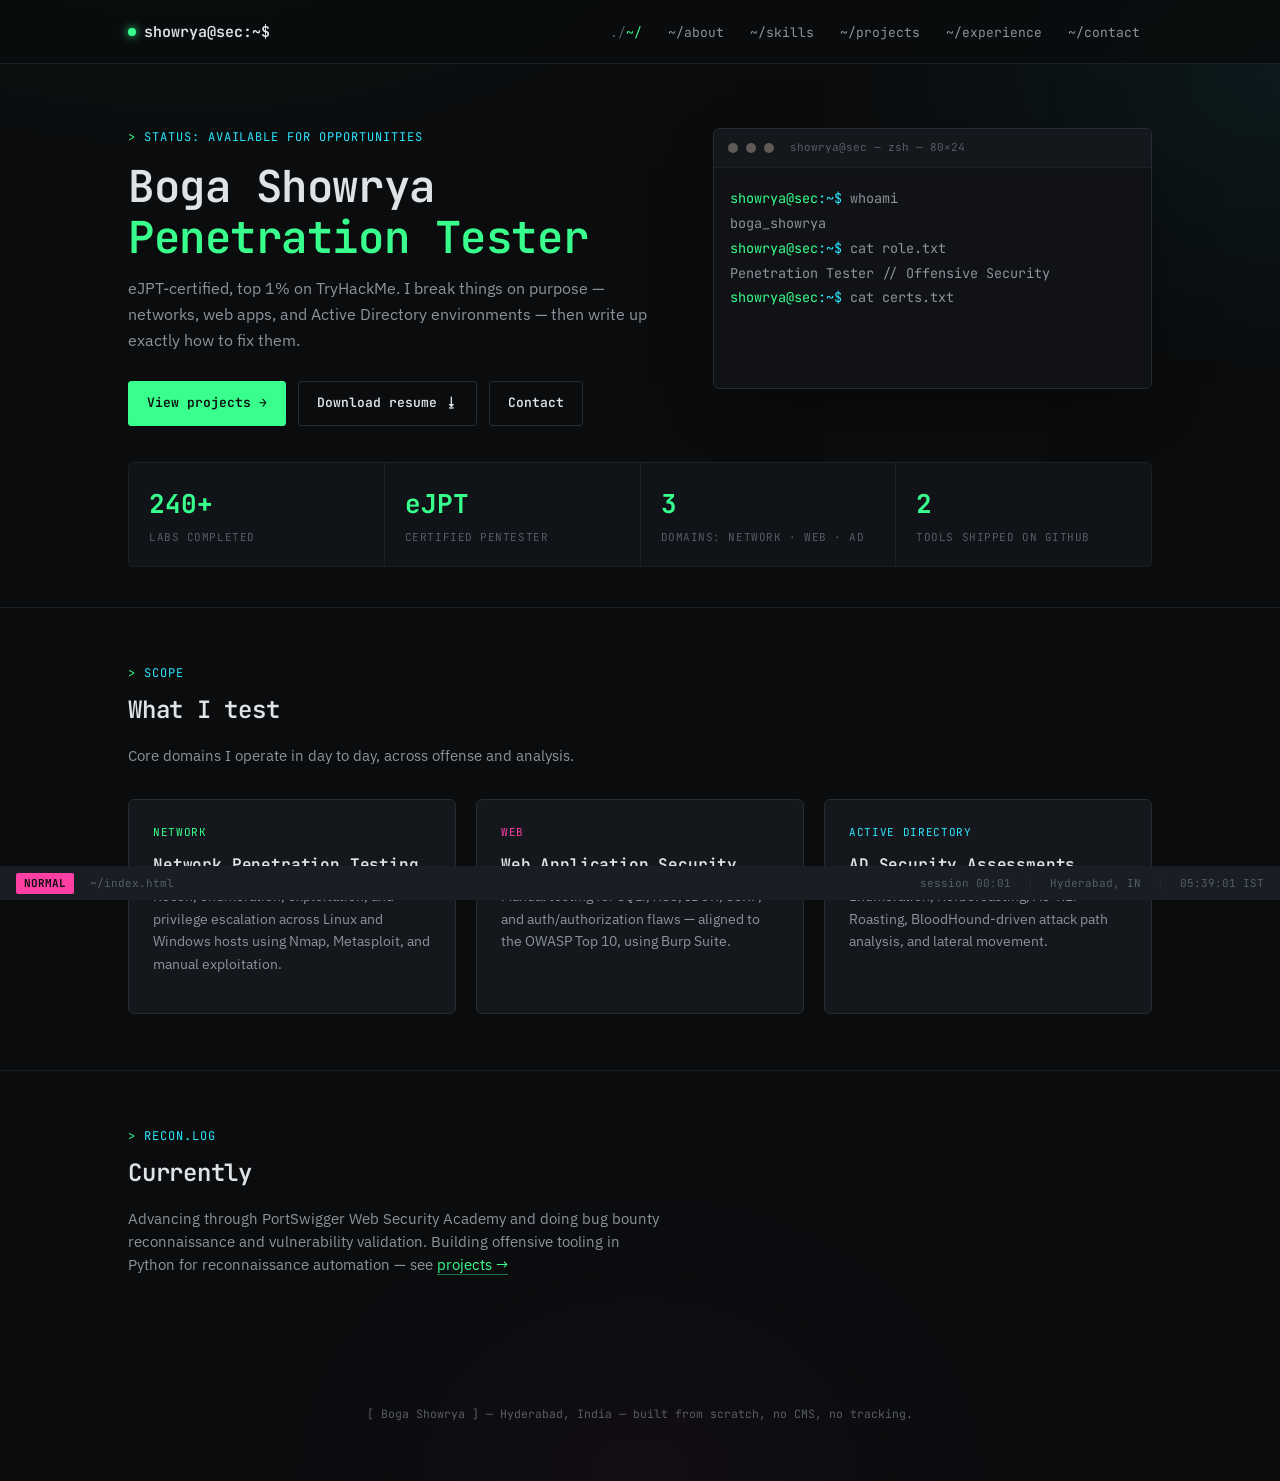
<file: index.html>
<!DOCTYPE html>
<html lang="en">
<head>
<meta charset="UTF-8">
<meta name="viewport" content="width=device-width, initial-scale=1.0">
<title>Boga Showrya — Penetration Tester</title>
<meta name="description" content="Boga Showrya — eJPT-certified Penetration Tester. Network, web application, and Active Directory security testing.">
<link rel="stylesheet" href="css/style.css">
</head>
<body>

<nav class="nav">
  <div class="nav-inner">
    <a href="index.html" class="brand"><span class="dot"></span>showrya@sec:~$</a>
    <button class="nav-toggle" aria-label="toggle menu">MENU</button>
    <ul class="nav-links">
      <li><a href="index.html" class="active">~/</a></li>
      <li><a href="about.html">~/about</a></li>
      <li><a href="skills.html">~/skills</a></li>
      <li><a href="projects.html">~/projects</a></li>
      <li><a href="experience.html">~/experience</a></li>
      <li><a href="contact.html">~/contact</a></li>
    </ul>
  </div>
</nav>

<main>
  <section class="hero">
    <div class="container">
      <div class="hero-grid">
        <div class="reveal in">
          <div class="eyebrow">status: available for opportunities</div>
          <h1>Boga Showrya<br><span class="accent">Penetration Tester</span></h1>
          <p class="lede">
            eJPT-certified, top 1% on TryHackMe. I break things on purpose —
            networks, web apps, and Active Directory environments — then write up
            exactly how to fix them.
          </p>
          <div class="btn-row">
            <a href="projects.html" class="btn btn-primary">View projects →</a>
            <a href="assets/resume.pdf" class="btn" download>Download resume ⭳</a>
            <a href="contact.html" class="btn">Contact</a>
          </div>
        </div>

        <div>
          <div class="matrix-wrap">
            <canvas id="matrix-canvas"></canvas>
            <div class="term" style="position:relative;">
              <div class="term-bar">
                <span class="term-dot" style="background:#5f5a55"></span>
                <span class="term-dot" style="background:#5f5a55"></span>
                <span class="term-dot" style="background:#5f5a55"></span>
                <span class="term-title">showrya@sec — zsh — 80×24</span>
              </div>
              <div class="term-body" id="boot" style="background:rgba(16,19,23,0.88); backdrop-filter:blur(2px);"></div>
            </div>
          </div>
        </div>
      </div>

      <div class="stats reveal">
        <div class="stat"><div class="num">240+</div><div class="lbl">Labs completed</div></div>
        <div class="stat"><div class="num">eJPT</div><div class="lbl">Certified pentester</div></div>
        <div class="stat"><div class="num">3</div><div class="lbl">Domains: Network · Web · AD</div></div>
        <div class="stat"><div class="num">2</div><div class="lbl">Tools shipped on GitHub</div></div>
      </div>
    </div>
  </section>

  <section>
    <div class="container">
      <div class="section-head reveal">
        <div class="eyebrow">scope</div>
        <h2>What I test</h2>
        <p class="sub">Core domains I operate in day to day, across offense and analysis.</p>
      </div>
      <div class="grid-3">
        <div class="card reveal">
          <div class="cat" style="color:var(--amber);">Network</div>
          <h3>Network Penetration Testing</h3>
          <p>Recon, enumeration, exploitation, and privilege escalation across Linux and Windows hosts using Nmap, Metasploit, and manual exploitation.</p>
        </div>
        <div class="card reveal">
          <div class="cat" style="color:var(--warn);">Web</div>
          <h3>Web Application Security</h3>
          <p>Manual testing for SQLi, XSS, IDOR, SSRF, and auth/authorization flaws — aligned to the OWASP Top 10, using Burp Suite.</p>
        </div>
        <div class="card reveal">
          <div class="cat" style="color:var(--steel);">Active Directory</div>
          <h3>AD Security Assessments</h3>
          <p>Enumeration, Kerberoasting, AS-REP Roasting, BloodHound-driven attack path analysis, and lateral movement.</p>
        </div>
      </div>
    </div>
  </section>

  <section>
    <div class="container">
      <div class="section-head reveal">
        <div class="eyebrow">recon.log</div>
        <h2>Currently</h2>
        <p class="sub">
          Advancing through PortSwigger Web Security Academy and doing bug bounty
          reconnaissance and vulnerability validation. Building offensive tooling
          in Python for reconnaissance automation — see <a href="projects.html" style="color:var(--amber); border-bottom:1px solid var(--amber-dim);">projects →</a>
        </p>
      </div>
    </div>
  </section>
</main>

<footer class="pagefoot">
  <div class="container">
    [ Boga Showrya ] — Hyderabad, India — built from scratch, no CMS, no tracking.
  </div>
</footer>

<div class="statusbar">
  <div class="seg">
    <span class="tag">NORMAL</span>
    <span class="hide-mobile">~/index.html</span>
  </div>
  <div class="seg">
    <span id="uptime" class="hide-mobile">session 00:00</span>
    <span class="sep hide-mobile">|</span>
    <span>Hyderabad, IN</span>
    <span class="sep">|</span>
    <span id="clock">--:--:-- IST</span>
  </div>
</div>

<script src="js/main.js"></script>
<script>
  startMatrixRain('matrix-canvas');
  bootTerminal('boot', [
    { prefix: '<span class="term-prompt">showrya@sec</span><span class="term-path">:~$</span> ', text: 'whoami', instant:false },
    { text: 'boga_showrya', instant:true, prefix:'' },
    { text: '', instant:true },
    { prefix: '<span class="term-prompt">showrya@sec</span><span class="term-path">:~$</span> ', text: 'cat role.txt', instant:false },
    { text: '<span class="term-out">Penetration Tester // Offensive Security</span>', instant:true, prefix:'' },
    { prefix: '<span class="term-prompt">showrya@sec</span><span class="term-path">:~$</span> ', text: 'cat certs.txt', instant:false },
    { text: '<span class="term-out">[<span class="term-key">✓</span>] eJPT — eLearnSecurity Junior Penetration Tester</span>', instant:true, prefix:'' },
    { prefix: '<span class="term-prompt">showrya@sec</span><span class="term-path">:~$</span> ', text: 'tryhackme --stats', instant:false },
    { text: '<span class="term-out">450+ labs completed</span>', instant:true, prefix:'' },
    { prefix: '<span class="term-prompt">showrya@sec</span><span class="term-path">:~$</span> ', text: 'echo $STATUS', instant:false },
    { text: '<span class="term-key">Open to opportunities.</span>', instant:true, prefix:'' },
  ], { typeSpeed:22, lineDelay:340 });
</script>
</body>
</html>
</file>
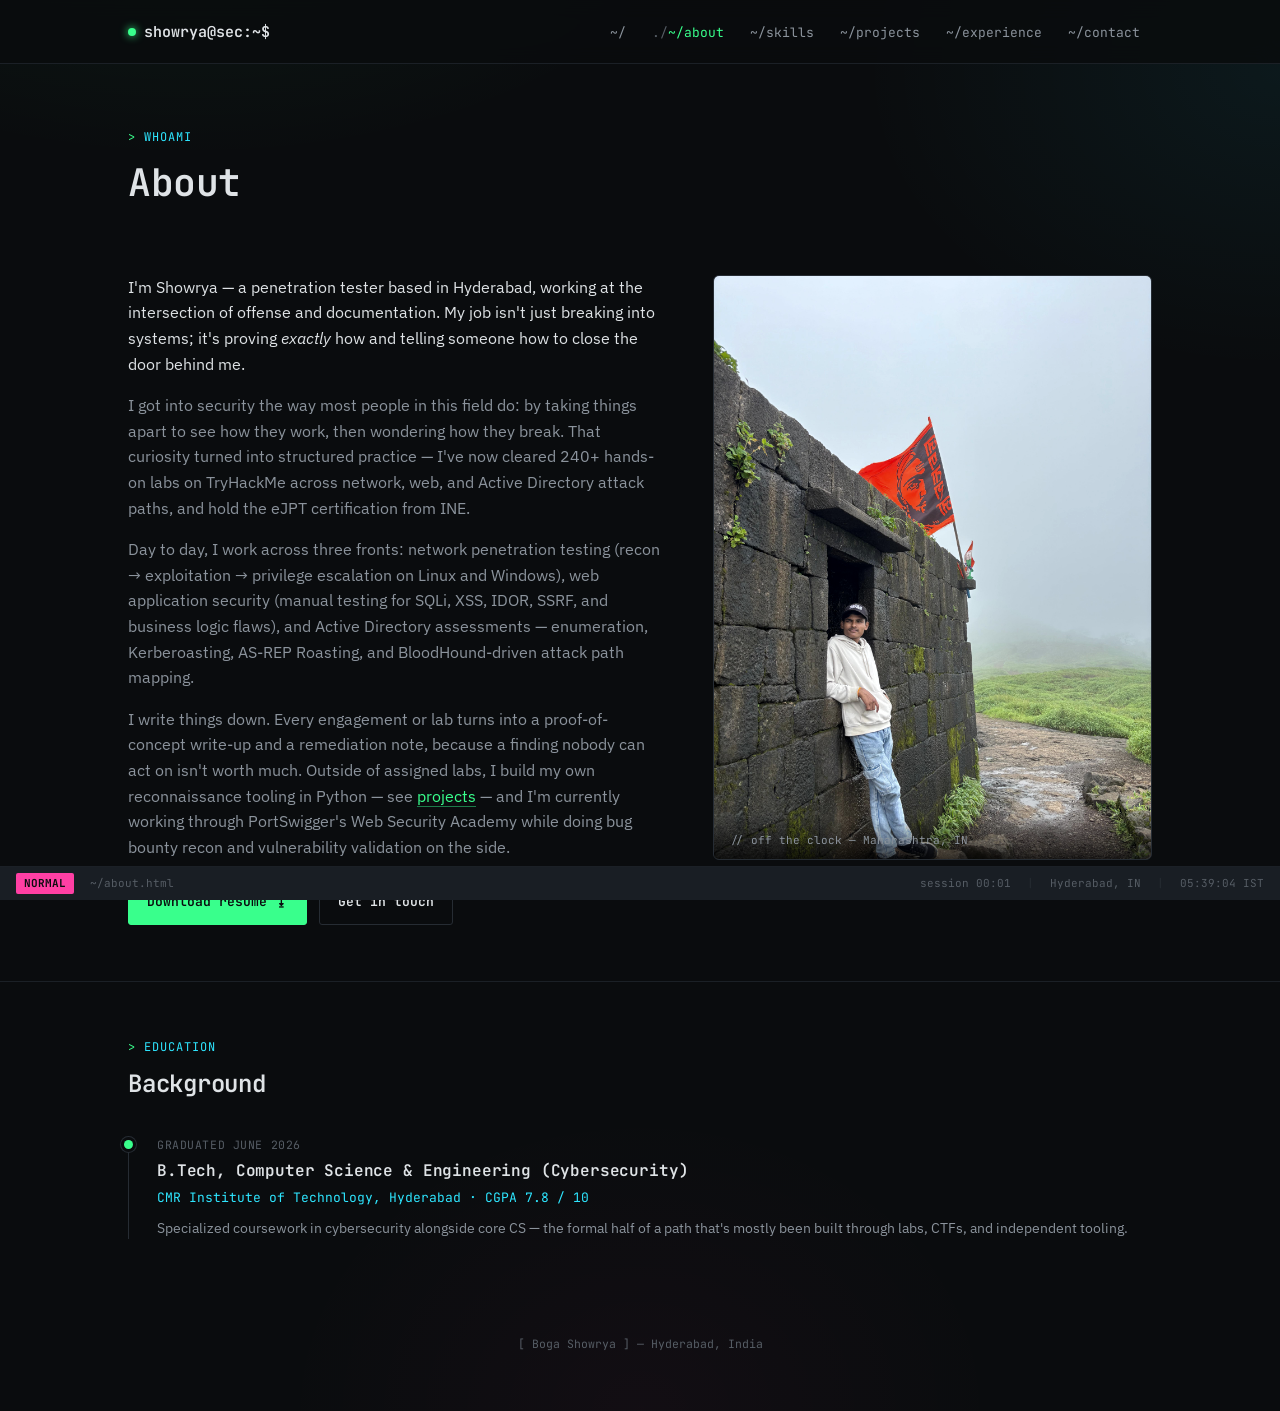
<file: about.html>
<!DOCTYPE html>
<html lang="en">
<head>
<meta charset="UTF-8">
<meta name="viewport" content="width=device-width, initial-scale=1.0">
<title>About — Boga Showrya</title>
<link rel="stylesheet" href="css/style.css">
</head>
<body>

<nav class="nav">
  <div class="nav-inner">
    <a href="index.html" class="brand"><span class="dot"></span>showrya@sec:~$</a>
    <button class="nav-toggle" aria-label="toggle menu">MENU</button>
    <ul class="nav-links">
      <li><a href="index.html">~/</a></li>
      <li><a href="about.html" class="active">~/about</a></li>
      <li><a href="skills.html">~/skills</a></li>
      <li><a href="projects.html">~/projects</a></li>
      <li><a href="experience.html">~/experience</a></li>
      <li><a href="contact.html">~/contact</a></li>
    </ul>
  </div>
</nav>

<main>
  <section class="hero" style="padding-bottom:0;">
    <div class="container">
      <div class="eyebrow reveal in">whoami</div>
      <h1 class="reveal in" style="font-size:clamp(26px,3.6vw,38px);">About</h1>
    </div>
  </section>

  <section style="border-top:none;">
    <div class="container">
      <div class="hero-grid">
        <div class="reveal">
          <p style="font-size:16px; color:var(--text);">
            I'm Showrya — a penetration tester based in Hyderabad, working at the
            intersection of offense and documentation. My job isn't just breaking
            into systems; it's proving <em>exactly</em> how and telling someone
            how to close the door behind me.
          </p>
          <p>
            I got into security the way most people in this field do: by taking
            things apart to see how they work, then wondering how they break. That
            curiosity turned into structured practice — I've now cleared 240+
            hands-on labs on TryHackMe across network, web, and Active Directory
            attack paths, and hold the eJPT certification from INE.
          </p>
          <p>
            Day to day, I work across three fronts: network penetration testing
            (recon → exploitation → privilege escalation on Linux and Windows),
            web application security (manual testing for SQLi, XSS, IDOR, SSRF,
            and business logic flaws), and Active Directory assessments —
            enumeration, Kerberoasting, AS-REP Roasting, and BloodHound-driven
            attack path mapping.
          </p>
          <p>
            I write things down. Every engagement or lab turns into a proof-of-concept
            write-up and a remediation note, because a finding nobody can act on
            isn't worth much. Outside of assigned labs, I build my own reconnaissance
            tooling in Python — see <a href="projects.html" style="color:var(--amber);border-bottom:1px solid var(--amber-dim);">projects</a>
            — and I'm currently working through PortSwigger's Web Security Academy
            while doing bug bounty recon and vulnerability validation on the side.
          </p>
          <div class="btn-row" style="margin-top:20px;">
            <a href="assets/resume.pdf" class="btn btn-primary" download>Download resume ⭳</a>
            <a href="contact.html" class="btn">Get in touch</a>
          </div>
        </div>

        <div>
          <div class="about-photo" style="aspect-ratio:3/4;">
            <img src="assets/profile.jpg" alt="Boga Showrya on-site during a hiking trip">
            <div class="cap">// off the clock — Maharashtra, IN</div>
          </div>
        </div>
      </div>
    </div>
  </section>

  <section>
    <div class="container">
      <div class="section-head reveal">
        <div class="eyebrow">education</div>
        <h2>Background</h2>
      </div>
      <div class="tl reveal">
        <div class="tl-item">
          <div class="tl-date">Graduated June 2026</div>
          <h3>B.Tech, Computer Science &amp; Engineering (Cybersecurity)</h3>
          <span class="org">CMR Institute of Technology, Hyderabad · CGPA 7.8 / 10</span>
          <p style="font-size:14px; margin:0;">Specialized coursework in cybersecurity alongside core CS — the formal half of a path that's mostly been built through labs, CTFs, and independent tooling.</p>
        </div>
      </div>
    </div>
  </section>
</main>

<footer class="pagefoot">
  <div class="container">[ Boga Showrya ] — Hyderabad, India</div>
</footer>

<div class="statusbar">
  <div class="seg">
    <span class="tag">NORMAL</span>
    <span class="hide-mobile">~/about.html</span>
  </div>
  <div class="seg">
    <span id="uptime" class="hide-mobile">session 00:00</span>
    <span class="sep hide-mobile">|</span>
    <span>Hyderabad, IN</span>
    <span class="sep">|</span>
    <span id="clock">--:--:-- IST</span>
  </div>
</div>

<script src="js/main.js"></script>
</body>
</html>
</file>
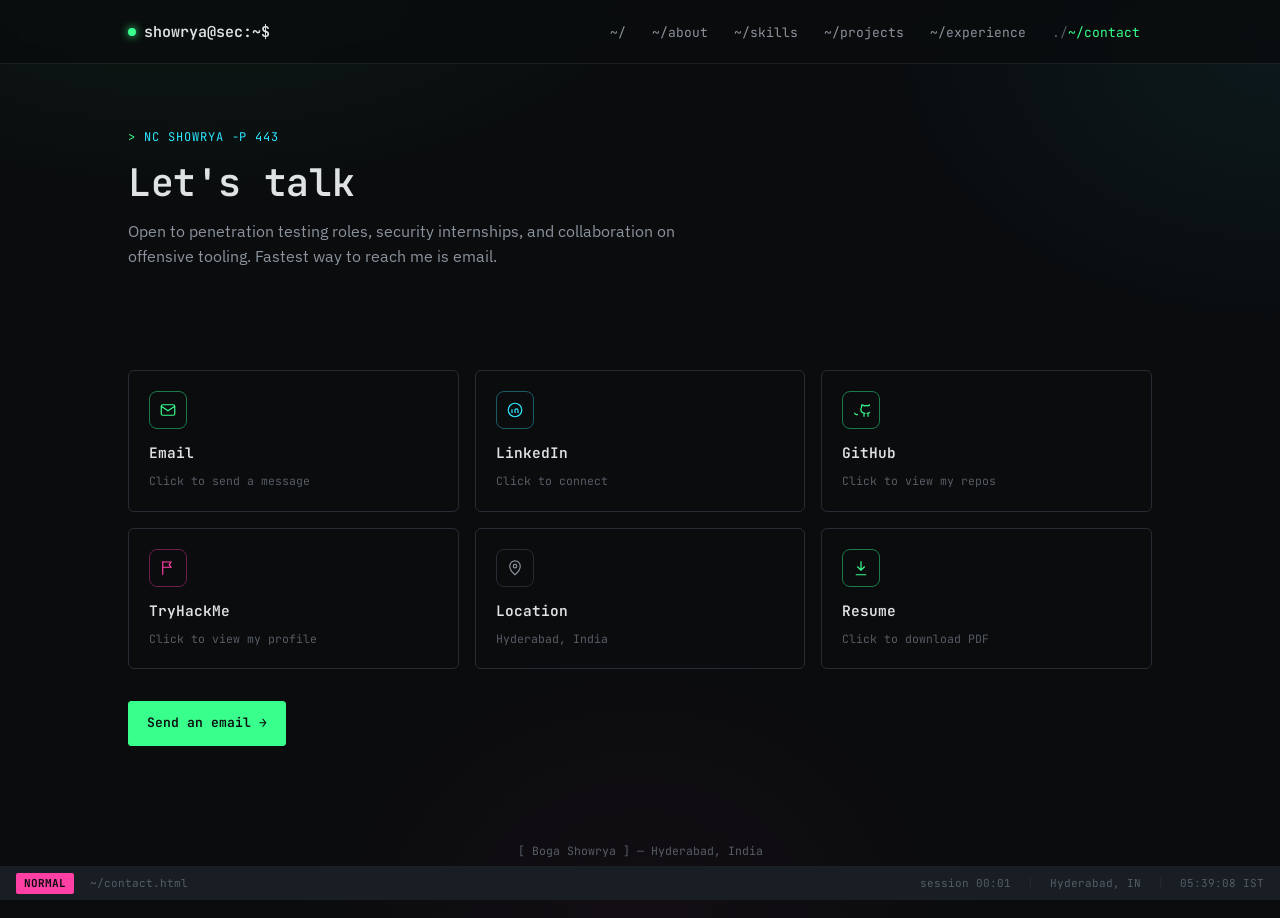
<file: contact.html>
<!DOCTYPE html>
<html lang="en">
<head>
<meta charset="UTF-8">
<meta name="viewport" content="width=device-width, initial-scale=1.0">
<title>Contact — Boga Showrya</title>
<link rel="stylesheet" href="css/style.css">
</head>
<body>

<nav class="nav">
  <div class="nav-inner">
    <a href="index.html" class="brand"><span class="dot"></span>showrya@sec:~$</a>
    <button class="nav-toggle" aria-label="toggle menu">MENU</button>
    <ul class="nav-links">
      <li><a href="index.html">~/</a></li>
      <li><a href="about.html">~/about</a></li>
      <li><a href="skills.html">~/skills</a></li>
      <li><a href="projects.html">~/projects</a></li>
      <li><a href="experience.html">~/experience</a></li>
      <li><a href="contact.html" class="active">~/contact</a></li>
    </ul>
  </div>
</nav>

<main>
  <section class="hero" style="padding-bottom:0;">
    <div class="container">
      <div class="eyebrow reveal in">nc showrya -p 443</div>
      <h1 class="reveal in" style="font-size:clamp(26px,3.6vw,38px);">Let's talk</h1>
      <p class="reveal in" style="max-width:60ch;">Open to penetration testing roles, security internships, and collaboration on offensive tooling. Fastest way to reach me is email.</p>
    </div>
  </section>

  <section style="border-top:none;">
    <div class="container">
      <div class="contact-grid">

        <a href="mailto:showryaboga01@gmail.com" class="contact-card reveal">
          <div class="c-icon" style="border-color:var(--amber-dim); color:var(--amber);">
            <svg viewBox="0 0 24 24" fill="none" stroke="currentColor" stroke-width="1.6"><rect x="3" y="5" width="18" height="14" rx="2"/><path d="M3 7l9 6 9-6"/></svg>
          </div>
          <div class="c-label">Email</div>
          <div class="c-sub">Click to send a message</div>
        </a>

        <a href="https://www.linkedin.com/in/showrya01/" target="_blank" rel="noopener" class="contact-card reveal">
          <div class="c-icon" style="border-color:#1b5b66; color:var(--steel);">
            <svg viewBox="0 0 24 24" fill="none" stroke="currentColor" stroke-width="1.6"><circle cx="12" cy="12" r="9"/><path d="M8 11v5M8 8v.01M16 16v-3.2c0-1.5-.9-2.3-2-2.3-1 0-1.6.6-2 1.2M12 16v-5"/></svg>
          </div>
          <div class="c-label">LinkedIn</div>
          <div class="c-sub">Click to connect</div>
        </a>

        <a href="https://github.com/showrya01" target="_blank" rel="noopener" class="contact-card reveal">
          <div class="c-icon" style="border-color:var(--amber-dim); color:var(--amber);">
            <svg viewBox="0 0 24 24" fill="none" stroke="currentColor" stroke-width="1.6"><path d="M8 18c-3.5 1.2-3.5-1.5-5-1.8M16 21v-2.9c0-.8.3-1.4.7-1.7-2.4-.3-4.9-1.2-4.9-5.3 0-1.2.4-2.1 1.1-2.9-.1-.3-.5-1.4.1-2.9 0 0 .9-.3 3 1.1a10.3 10.3 0 0 1 5.4 0c2.1-1.4 3-1.1 3-1.1.6 1.5.2 2.6.1 2.9.7.8 1.1 1.7 1.1 2.9 0 4.1-2.5 5-4.9 5.3.4.3.7 1 .7 2V21"/></svg>
          </div>
          <div class="c-label">GitHub</div>
          <div class="c-sub">Click to view my repos</div>
        </a>

        <a href="https://tryhackme.com/p/Showrya" target="_blank" rel="noopener" class="contact-card reveal">
          <div class="c-icon" style="border-color:#6b1f4d; color:var(--warn);">
            <svg viewBox="0 0 24 24" fill="none" stroke="currentColor" stroke-width="1.6"><path d="M5 3v18M5 4h11l-2.5 3.5L16 11H5"/></svg>
          </div>
          <div class="c-label">TryHackMe</div>
          <div class="c-sub">Click to view my profile</div>
        </a>

        <div class="contact-card reveal" style="cursor:default;">
          <div class="c-icon" style="border-color:var(--border); color:var(--text-dim);">
            <svg viewBox="0 0 24 24" fill="none" stroke="currentColor" stroke-width="1.6"><path d="M12 21s7-6.1 7-11.5A7 7 0 0 0 5 9.5C5 14.9 12 21 12 21z"/><circle cx="12" cy="9.5" r="2.3"/></svg>
          </div>
          <div class="c-label">Location</div>
          <div class="c-sub">Hyderabad, India</div>
        </div>

        <a href="assets/resume.pdf" download class="contact-card reveal">
          <div class="c-icon" style="border-color:var(--amber-dim); color:var(--amber);">
            <svg viewBox="0 0 24 24" fill="none" stroke="currentColor" stroke-width="1.6"><path d="M12 3v12M7 10l5 5 5-5M5 21h14"/></svg>
          </div>
          <div class="c-label">Resume</div>
          <div class="c-sub">Click to download PDF</div>
        </a>

      </div>

      <div class="btn-row" style="margin-top:32px;">
        <a href="mailto:showryaboga01@gmail.com" class="btn btn-primary">Send an email →</a>
      </div>
    </div>
  </section>
</main>

<footer class="pagefoot">
  <div class="container">[ Boga Showrya ] — Hyderabad, India</div>
</footer>

<div class="statusbar">
  <div class="seg">
    <span class="tag">NORMAL</span>
    <span class="hide-mobile">~/contact.html</span>
  </div>
  <div class="seg">
    <span id="uptime" class="hide-mobile">session 00:00</span>
    <span class="sep hide-mobile">|</span>
    <span>Hyderabad, IN</span>
    <span class="sep">|</span>
    <span id="clock">--:--:-- IST</span>
  </div>
</div>

<script src="js/main.js"></script>
</body>
</html>
</file>
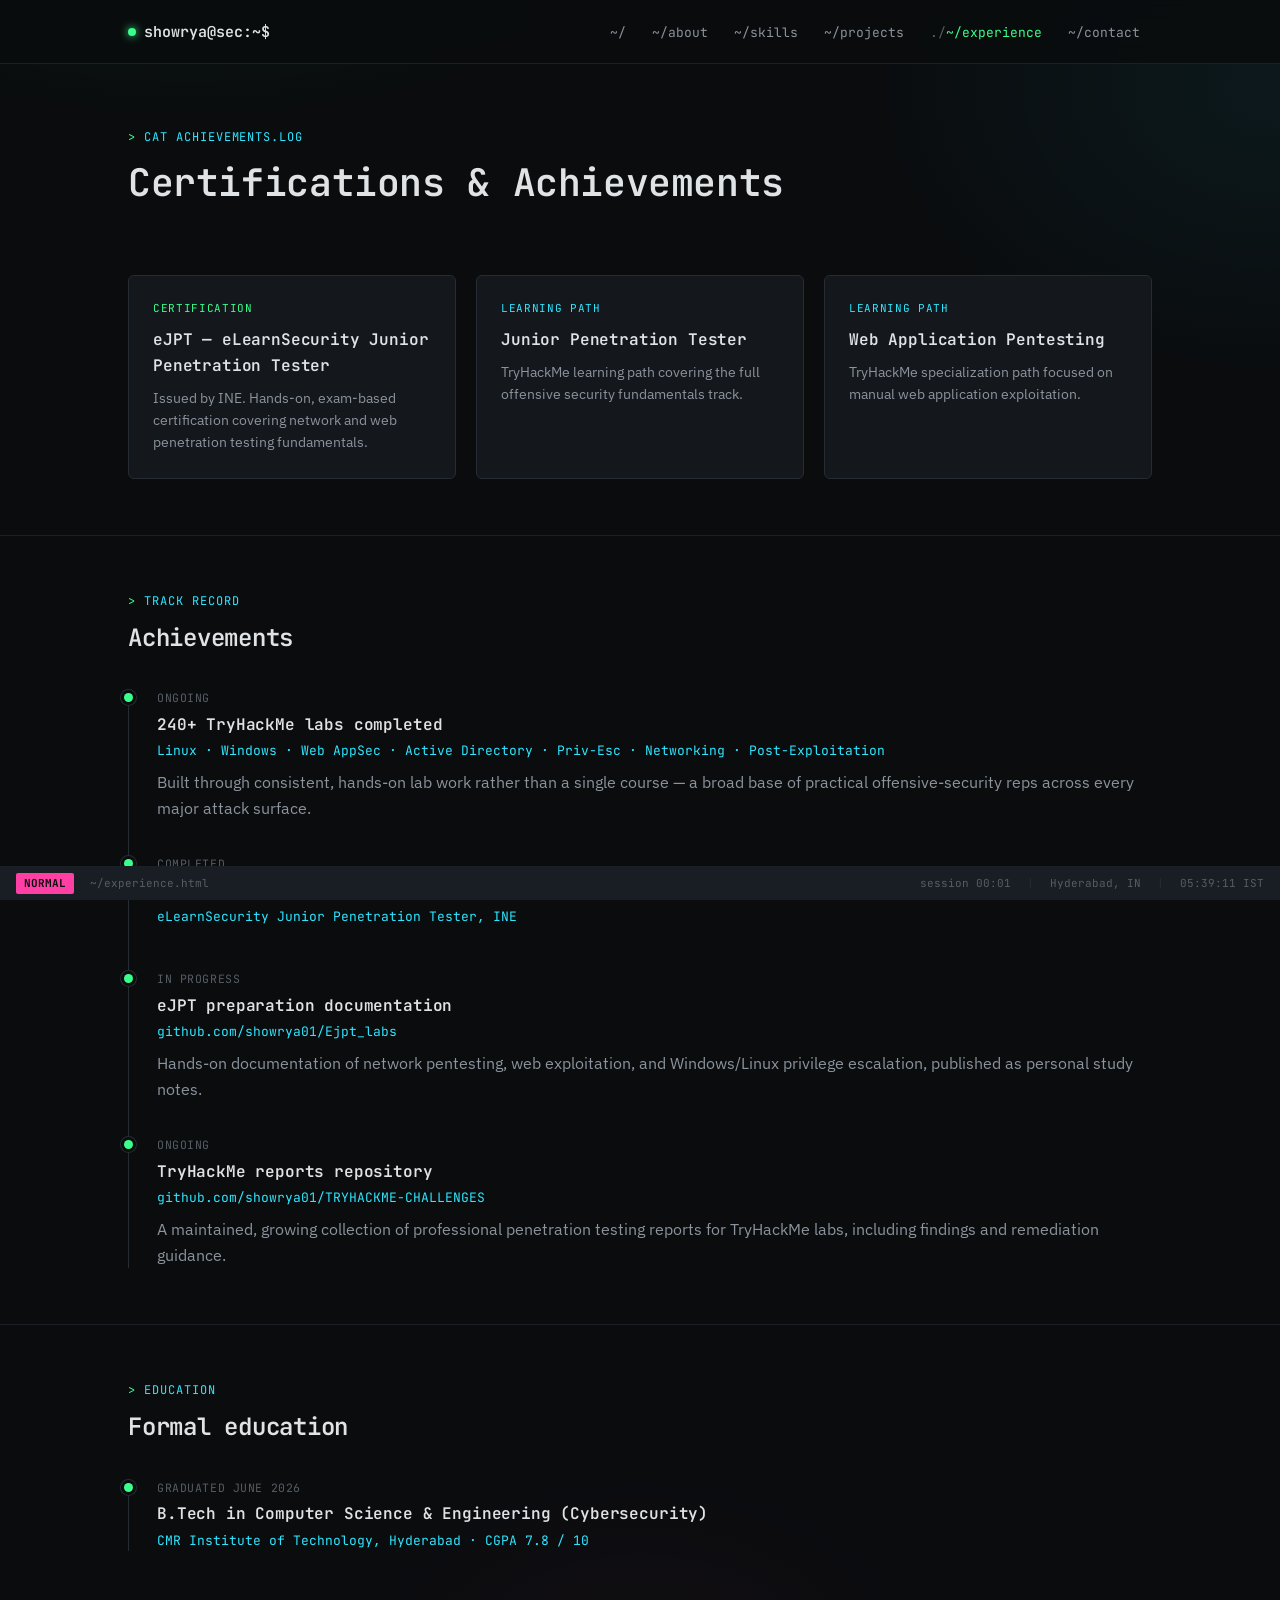
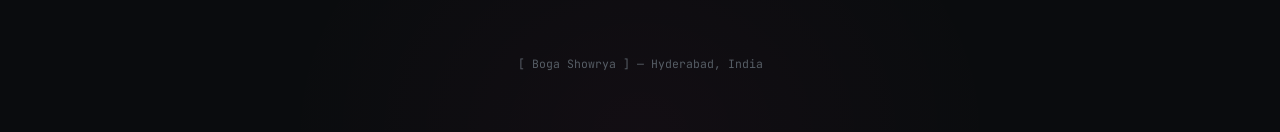
<file: experience.html>
<!DOCTYPE html>
<html lang="en">
<head>
<meta charset="UTF-8">
<meta name="viewport" content="width=device-width, initial-scale=1.0">
<title>Experience — Boga Showrya</title>
<link rel="stylesheet" href="css/style.css">
</head>
<body>

<nav class="nav">
  <div class="nav-inner">
    <a href="index.html" class="brand"><span class="dot"></span>showrya@sec:~$</a>
    <button class="nav-toggle" aria-label="toggle menu">MENU</button>
    <ul class="nav-links">
      <li><a href="index.html">~/</a></li>
      <li><a href="about.html">~/about</a></li>
      <li><a href="skills.html">~/skills</a></li>
      <li><a href="projects.html">~/projects</a></li>
      <li><a href="experience.html" class="active">~/experience</a></li>
      <li><a href="contact.html">~/contact</a></li>
    </ul>
  </div>
</nav>

<main>
  <section class="hero" style="padding-bottom:0;">
    <div class="container">
      <div class="eyebrow reveal in">cat achievements.log</div>
      <h1 class="reveal in" style="font-size:clamp(26px,3.6vw,38px);">Certifications &amp; Achievements</h1>
    </div>
  </section>

  <section style="border-top:none;">
    <div class="container">
      <div class="grid-3">
        <div class="card reveal">
          <div class="cat" style="color:var(--amber);">Certification</div>
          <h3>eJPT — eLearnSecurity Junior Penetration Tester</h3>
          <p style="margin-bottom:0;">Issued by INE. Hands-on, exam-based certification covering network and web penetration testing fundamentals.</p>
        </div>
        <div class="card reveal">
          <div class="cat" style="color:var(--steel);">Learning Path</div>
          <h3>Junior Penetration Tester</h3>
          <p style="margin-bottom:0;">TryHackMe learning path covering the full offensive security fundamentals track.</p>
        </div>
        <div class="card reveal">
          <div class="cat" style="color:var(--steel);">Learning Path</div>
          <h3>Web Application Pentesting</h3>
          <p style="margin-bottom:0;">TryHackMe specialization path focused on manual web application exploitation.</p>
        </div>
      </div>
    </div>
  </section>

  <section>
    <div class="container">
      <div class="section-head reveal">
        <div class="eyebrow">track record</div>
        <h2>Achievements</h2>
      </div>
      <div class="tl reveal">
        <div class="tl-item">
          <div class="tl-date">Ongoing</div>
          <h3>240+ TryHackMe labs completed</h3>
          <span class="org">Linux · Windows · Web AppSec · Active Directory · Priv-Esc · Networking · Post-Exploitation</span>
          <p style="margin:0;">Built through consistent, hands-on lab work rather than a single course — a broad base of practical offensive-security reps across every major attack surface.</p>
        </div>
        <div class="tl-item">
          <div class="tl-date">Completed</div>
          <h3>eJPT Certification</h3>
          <span class="org">eLearnSecurity Junior Penetration Tester, INE</span>
        </div>
        <div class="tl-item">
          <div class="tl-date">In progress</div>
          <h3>eJPT preparation documentation</h3>
          <span class="org">github.com/showrya01/Ejpt_labs</span>
          <p style="margin:0;">Hands-on documentation of network pentesting, web exploitation, and Windows/Linux privilege escalation, published as personal study notes.</p>
        </div>
        <div class="tl-item">
          <div class="tl-date">Ongoing</div>
          <h3>TryHackMe reports repository</h3>
          <span class="org">github.com/showrya01/TRYHACKME-CHALLENGES</span>
          <p style="margin:0;">A maintained, growing collection of professional penetration testing reports for TryHackMe labs, including findings and remediation guidance.</p>
        </div>
      </div>
    </div>
  </section>

  <section>
    <div class="container">
      <div class="section-head reveal">
        <div class="eyebrow">education</div>
        <h2>Formal education</h2>
      </div>
      <div class="tl reveal">
        <div class="tl-item">
          <div class="tl-date">Graduated June 2026</div>
          <h3>B.Tech in Computer Science &amp; Engineering (Cybersecurity)</h3>
          <span class="org">CMR Institute of Technology, Hyderabad · CGPA 7.8 / 10</span>
        </div>
      </div>
    </div>
  </section>
</main>

<footer class="pagefoot">
  <div class="container">[ Boga Showrya ] — Hyderabad, India</div>
</footer>

<div class="statusbar">
  <div class="seg">
    <span class="tag">NORMAL</span>
    <span class="hide-mobile">~/experience.html</span>
  </div>
  <div class="seg">
    <span id="uptime" class="hide-mobile">session 00:00</span>
    <span class="sep hide-mobile">|</span>
    <span>Hyderabad, IN</span>
    <span class="sep">|</span>
    <span id="clock">--:--:-- IST</span>
  </div>
</div>

<script src="js/main.js"></script>
</body>
</html>
</file>
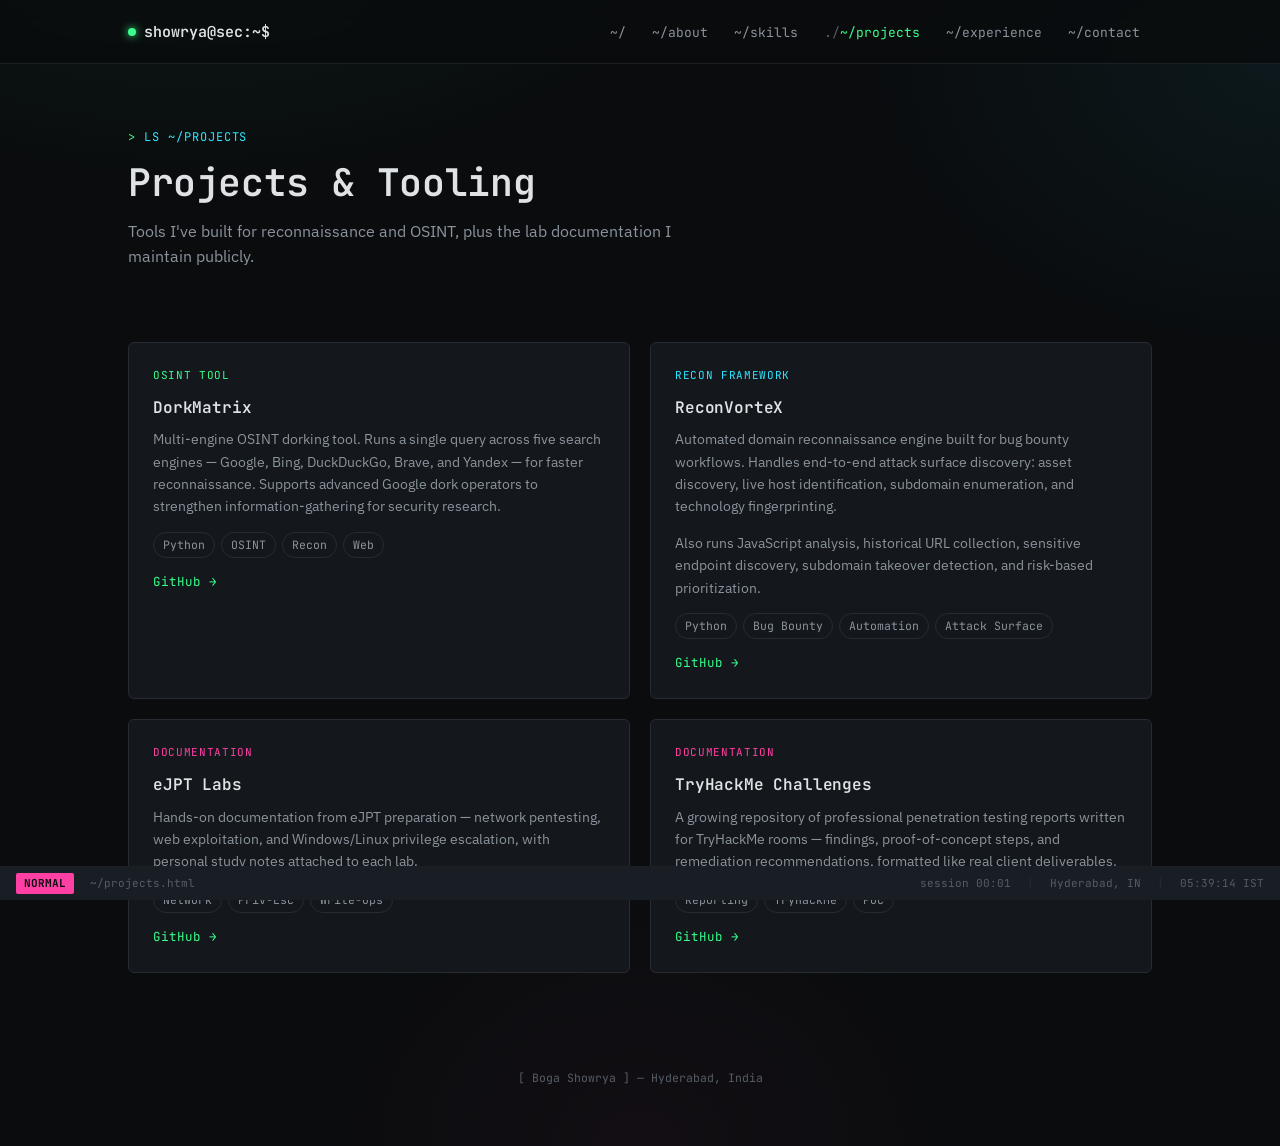
<file: projects.html>
<!DOCTYPE html>
<html lang="en">
<head>
<meta charset="UTF-8">
<meta name="viewport" content="width=device-width, initial-scale=1.0">
<title>Projects — Boga Showrya</title>
<link rel="stylesheet" href="css/style.css">
</head>
<body>

<nav class="nav">
  <div class="nav-inner">
    <a href="index.html" class="brand"><span class="dot"></span>showrya@sec:~$</a>
    <button class="nav-toggle" aria-label="toggle menu">MENU</button>
    <ul class="nav-links">
      <li><a href="index.html">~/</a></li>
      <li><a href="about.html">~/about</a></li>
      <li><a href="skills.html">~/skills</a></li>
      <li><a href="projects.html" class="active">~/projects</a></li>
      <li><a href="experience.html">~/experience</a></li>
      <li><a href="contact.html">~/contact</a></li>
    </ul>
  </div>
</nav>

<main>
  <section class="hero" style="padding-bottom:0;">
    <div class="container">
      <div class="eyebrow reveal in">ls ~/projects</div>
      <h1 class="reveal in" style="font-size:clamp(26px,3.6vw,38px);">Projects &amp; Tooling</h1>
      <p class="reveal in" style="max-width:60ch;">Tools I've built for reconnaissance and OSINT, plus the lab documentation I maintain publicly.</p>
    </div>
  </section>

  <section style="border-top:none;">
    <div class="container">
      <div class="grid-2">

        <div class="card reveal">
          <div class="cat" style="color:var(--amber);">OSINT Tool</div>
          <h3>DorkMatrix</h3>
          <p>Multi-engine OSINT dorking tool. Runs a single query across five search engines — Google, Bing, DuckDuckGo, Brave, and Yandex — for faster reconnaissance. Supports advanced Google dork operators to strengthen information-gathering for security research.</p>
          <ul class="taglist">
            <li>Python</li><li>OSINT</li><li>Recon</li><li>Web</li>
          </ul>
          <div class="card-links">
            <a href="https://github.com/showrya01/DorkMatrix" target="_blank" rel="noopener">GitHub →</a>
          </div>
        </div>

        <div class="card reveal">
          <div class="cat" style="color:var(--steel);">Recon Framework</div>
          <h3>ReconVorteX</h3>
          <p>Automated domain reconnaissance engine built for bug bounty workflows. Handles end-to-end attack surface discovery: asset discovery, live host identification, subdomain enumeration, and technology fingerprinting.</p>
          <p>Also runs JavaScript analysis, historical URL collection, sensitive endpoint discovery, subdomain takeover detection, and risk-based prioritization.</p>
          <ul class="taglist">
            <li>Python</li><li>Bug Bounty</li><li>Automation</li><li>Attack Surface</li>
          </ul>
          <div class="card-links">
            <a href="https://github.com/showrya01/ReconVorteX" target="_blank" rel="noopener">GitHub →</a>
          </div>
        </div>

        <div class="card reveal">
          <div class="cat" style="color:var(--warn);">Documentation</div>
          <h3>eJPT Labs</h3>
          <p>Hands-on documentation from eJPT preparation — network pentesting, web exploitation, and Windows/Linux privilege escalation, with personal study notes attached to each lab.</p>
          <ul class="taglist">
            <li>Network</li><li>Priv-Esc</li><li>Write-ups</li>
          </ul>
          <div class="card-links">
            <a href="https://github.com/showrya01/Ejpt_labs" target="_blank" rel="noopener">GitHub →</a>
          </div>
        </div>

        <div class="card reveal">
          <div class="cat" style="color:var(--warn);">Documentation</div>
          <h3>TryHackMe Challenges</h3>
          <p>A growing repository of professional penetration testing reports written for TryHackMe rooms — findings, proof-of-concept steps, and remediation recommendations, formatted like real client deliverables.</p>
          <ul class="taglist">
            <li>Reporting</li><li>TryHackMe</li><li>PoC</li>
          </ul>
          <div class="card-links">
            <a href="https://github.com/showrya01/TRYHACKME-CHALLENGES" target="_blank" rel="noopener">GitHub →</a>
          </div>
        </div>

      </div>
    </div>
  </section>
</main>

<footer class="pagefoot">
  <div class="container">[ Boga Showrya ] — Hyderabad, India</div>
</footer>

<div class="statusbar">
  <div class="seg">
    <span class="tag">NORMAL</span>
    <span class="hide-mobile">~/projects.html</span>
  </div>
  <div class="seg">
    <span id="uptime" class="hide-mobile">session 00:00</span>
    <span class="sep hide-mobile">|</span>
    <span>Hyderabad, IN</span>
    <span class="sep">|</span>
    <span id="clock">--:--:-- IST</span>
  </div>
</div>

<script src="js/main.js"></script>
</body>
</html>
</file>
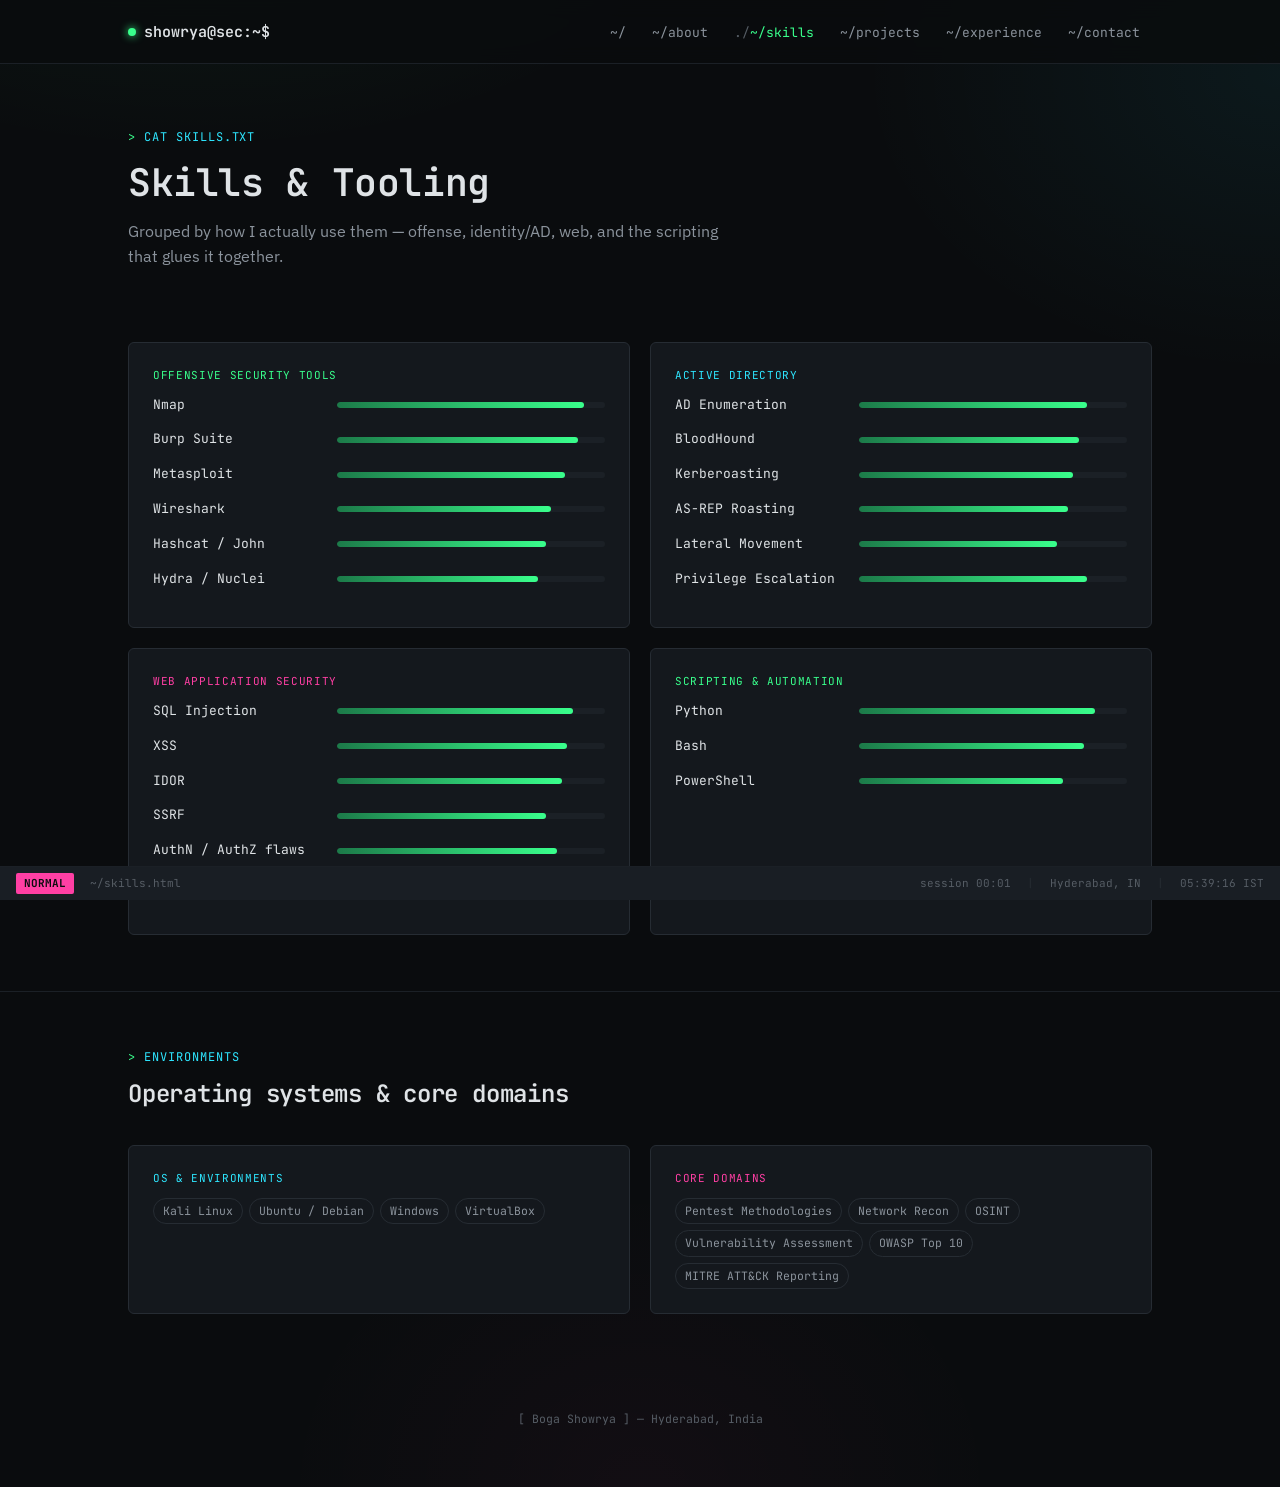
<file: skills.html>
<!DOCTYPE html>
<html lang="en">
<head>
<meta charset="UTF-8">
<meta name="viewport" content="width=device-width, initial-scale=1.0">
<title>Skills — Boga Showrya</title>
<link rel="stylesheet" href="css/style.css">
</head>
<body>

<nav class="nav">
  <div class="nav-inner">
    <a href="index.html" class="brand"><span class="dot"></span>showrya@sec:~$</a>
    <button class="nav-toggle" aria-label="toggle menu">MENU</button>
    <ul class="nav-links">
      <li><a href="index.html">~/</a></li>
      <li><a href="about.html">~/about</a></li>
      <li><a href="skills.html" class="active">~/skills</a></li>
      <li><a href="projects.html">~/projects</a></li>
      <li><a href="experience.html">~/experience</a></li>
      <li><a href="contact.html">~/contact</a></li>
    </ul>
  </div>
</nav>

<main>
  <section class="hero" style="padding-bottom:0;">
    <div class="container">
      <div class="eyebrow reveal in">cat skills.txt</div>
      <h1 class="reveal in" style="font-size:clamp(26px,3.6vw,38px);">Skills &amp; Tooling</h1>
      <p class="reveal in" style="max-width:60ch;">Grouped by how I actually use them — offense, identity/AD, web, and the scripting that glues it together.</p>
    </div>
  </section>

  <section style="border-top:none;">
    <div class="container">
      <div class="grid-2">

        <div class="card reveal">
          <div class="cat" style="color:var(--amber);">Offensive Security Tools</div>
          <div class="skill-row"><span class="name">Nmap</span><div class="track"><div class="fill" style="width:92%;"></div></div></div>
          <div class="skill-row"><span class="name">Burp Suite</span><div class="track"><div class="fill" style="width:90%;"></div></div></div>
          <div class="skill-row"><span class="name">Metasploit</span><div class="track"><div class="fill" style="width:85%;"></div></div></div>
          <div class="skill-row"><span class="name">Wireshark</span><div class="track"><div class="fill" style="width:80%;"></div></div></div>
          <div class="skill-row"><span class="name">Hashcat / John</span><div class="track"><div class="fill" style="width:78%;"></div></div></div>
          <div class="skill-row"><span class="name">Hydra / Nuclei</span><div class="track"><div class="fill" style="width:75%;"></div></div></div>
        </div>

        <div class="card reveal">
          <div class="cat" style="color:var(--steel);">Active Directory</div>
          <div class="skill-row"><span class="name">AD Enumeration</span><div class="track"><div class="fill" style="width:85%;"></div></div></div>
          <div class="skill-row"><span class="name">BloodHound</span><div class="track"><div class="fill" style="width:82%;"></div></div></div>
          <div class="skill-row"><span class="name">Kerberoasting</span><div class="track"><div class="fill" style="width:80%;"></div></div></div>
          <div class="skill-row"><span class="name">AS-REP Roasting</span><div class="track"><div class="fill" style="width:78%;"></div></div></div>
          <div class="skill-row"><span class="name">Lateral Movement</span><div class="track"><div class="fill" style="width:74%;"></div></div></div>
          <div class="skill-row"><span class="name">Privilege Escalation</span><div class="track"><div class="fill" style="width:85%;"></div></div></div>
        </div>

        <div class="card reveal">
          <div class="cat" style="color:var(--warn);">Web Application Security</div>
          <div class="skill-row"><span class="name">SQL Injection</span><div class="track"><div class="fill" style="width:88%;"></div></div></div>
          <div class="skill-row"><span class="name">XSS</span><div class="track"><div class="fill" style="width:86%;"></div></div></div>
          <div class="skill-row"><span class="name">IDOR</span><div class="track"><div class="fill" style="width:84%;"></div></div></div>
          <div class="skill-row"><span class="name">SSRF</span><div class="track"><div class="fill" style="width:78%;"></div></div></div>
          <div class="skill-row"><span class="name">AuthN / AuthZ flaws</span><div class="track"><div class="fill" style="width:82%;"></div></div></div>
          <div class="skill-row"><span class="name">Business logic flaws</span><div class="track"><div class="fill" style="width:76%;"></div></div></div>
        </div>

        <div class="card reveal">
          <div class="cat" style="color:var(--amber);">Scripting &amp; Automation</div>
          <div class="skill-row"><span class="name">Python</span><div class="track"><div class="fill" style="width:88%;"></div></div></div>
          <div class="skill-row"><span class="name">Bash</span><div class="track"><div class="fill" style="width:84%;"></div></div></div>
          <div class="skill-row"><span class="name">PowerShell</span><div class="track"><div class="fill" style="width:76%;"></div></div></div>
        </div>

      </div>
    </div>
  </section>

  <section>
    <div class="container">
      <div class="section-head reveal">
        <div class="eyebrow">environments</div>
        <h2>Operating systems &amp; core domains</h2>
      </div>
      <div class="grid-2 reveal">
        <div class="card">
          <div class="cat" style="color:var(--steel);">OS &amp; Environments</div>
          <ul class="taglist">
            <li>Kali Linux</li><li>Ubuntu / Debian</li><li>Windows</li><li>VirtualBox</li>
          </ul>
        </div>
        <div class="card">
          <div class="cat" style="color:var(--warn);">Core Domains</div>
          <ul class="taglist">
            <li>Pentest Methodologies</li><li>Network Recon</li><li>OSINT</li>
            <li>Vulnerability Assessment</li><li>OWASP Top 10</li><li>MITRE ATT&amp;CK Reporting</li>
          </ul>
        </div>
      </div>
    </div>
  </section>
</main>

<footer class="pagefoot">
  <div class="container">[ Boga Showrya ] — Hyderabad, India</div>
</footer>

<div class="statusbar">
  <div class="seg">
    <span class="tag">NORMAL</span>
    <span class="hide-mobile">~/skills.html</span>
  </div>
  <div class="seg">
    <span id="uptime" class="hide-mobile">session 00:00</span>
    <span class="sep hide-mobile">|</span>
    <span>Hyderabad, IN</span>
    <span class="sep">|</span>
    <span id="clock">--:--:-- IST</span>
  </div>
</div>

<script src="js/main.js"></script>
</body>
</html>
</file>
<file: css/style.css>
/* ==========================================================================
   BOGA SHOWRYA — Security Portfolio
   Design: phosphor-terminal minimalism.
   Palette: near-black slate + muted amber (CRT phosphor) + steel-blue signal.
   Type: JetBrains Mono (structure/data) + IBM Plex Sans (reading).
   ========================================================================== */

@import url('https://fonts.googleapis.com/css2?family=JetBrains+Mono:ital,wght@0,400;0,500;0,600;0,700;1,400&family=IBM+Plex+Sans:wght@400;500;600;700&display=swap');

:root{
  /* --- color tokens --- */
  --bg:        #0a0c0e;
  --bg-raise:  #101317;
  --surface:   #14181d;
  --surface-2: #191e24;
  --border:    #262c33;
  --border-dim:#1b2026;

  --text:      #dfe3e6;
  --text-dim:  #8b939c;
  --text-faint:#565d65;

  --amber:     #39ff8c;   /* primary accent — matrix green */
  --amber-dim: #1c7a49;
  --steel:     #2ee6ff;   /* secondary accent — cyber cyan */
  --ok:        #39ff8c;   /* status green */
  --warn:      #ff3fa4;   /* tertiary accent — neon magenta, used for pop */

  /* --- type --- */
  --mono: 'JetBrains Mono', ui-monospace, SFMono-Regular, Menlo, monospace;
  --sans: 'IBM Plex Sans', -apple-system, BlinkMacSystemFont, sans-serif;

  /* --- layout --- */
  --maxw: 1080px;
  --nav-h: 64px;
  --status-h: 34px;
  --radius: 3px;
}

*,*::before,*::after{ box-sizing:border-box; }
html{ scroll-behavior:smooth; }

body{
  margin:0;
  background:var(--bg);
  background-image:
    radial-gradient(ellipse 900px 500px at 15% -10%, rgba(57,255,140,0.07), transparent 60%),
    radial-gradient(ellipse 700px 500px at 100% 5%, rgba(46,230,255,0.06), transparent 60%),
    radial-gradient(ellipse 600px 500px at 50% 100%, rgba(255,63,164,0.035), transparent 60%);
  color:var(--text);
  font-family:var(--sans);
  font-size:16px;
  line-height:1.6;
  -webkit-font-smoothing:antialiased;
  padding-top:var(--nav-h);
  padding-bottom:var(--status-h);
  min-height:100vh;
}

::selection{ background:var(--amber); color:#0a0c0e; }

a{ color:inherit; text-decoration:none; }
img{ max-width:100%; display:block; }

h1,h2,h3,h4{
  font-family:var(--mono);
  font-weight:600;
  letter-spacing:-0.01em;
  margin:0 0 .6em;
  color:var(--text);
}

p{ margin:0 0 1em; color:var(--text-dim); }

code, .mono{ font-family:var(--mono); }

.container{
  max-width:var(--maxw);
  margin:0 auto;
  padding:0 28px;
}

/* reduced motion */
@media (prefers-reduced-motion: reduce){
  *{ animation-duration:0.001ms !important; animation-iteration-count:1 !important; transition-duration:0.001ms !important; scroll-behavior:auto !important; }
}

/* ============================= NAV ============================= */
.nav{
  position:fixed; top:0; left:0; right:0; height:var(--nav-h);
  z-index:100;
  background:rgba(10,12,14,0.85);
  backdrop-filter:blur(10px);
  border-bottom:1px solid var(--border-dim);
}
.nav-inner{
  max-width:var(--maxw); margin:0 auto; padding:0 28px; height:100%;
  display:flex; align-items:center; justify-content:space-between;
}
.brand{
  font-family:var(--mono); font-weight:600; font-size:15px; color:var(--text);
  display:flex; align-items:center; gap:8px;
}
.brand .dot{
  width:8px; height:8px; border-radius:50%; background:var(--ok);
  box-shadow:0 0 8px var(--ok);
  animation:blink-dot 2.4s ease-in-out infinite;
}
@keyframes blink-dot{ 0%,100%{opacity:1;} 50%{opacity:.35;} }

.nav-links{ display:flex; align-items:center; gap:2px; list-style:none; margin:0; padding:0; }
.nav-links a{
  font-family:var(--mono); font-size:13px; color:var(--text-dim);
  padding:8px 12px; border-radius:var(--radius);
  transition:color .15s ease, background .15s ease;
  white-space:nowrap;
}
.nav-links a:hover{ color:var(--amber); background:var(--surface); }
.nav-links a.active{ color:var(--amber); }
.nav-links a.active::before{ content:'./'; color:var(--text-faint); }

.nav-toggle{ display:none; }

@media (max-width: 760px){
  .nav-links{
    position:fixed; top:var(--nav-h); left:0; right:0;
    flex-direction:column; align-items:stretch; gap:0;
    background:var(--bg-raise); border-bottom:1px solid var(--border-dim);
    max-height:0; overflow:hidden; transition:max-height .25s ease;
  }
  .nav-links.open{ max-height:400px; }
  .nav-links a{ padding:14px 28px; border-bottom:1px solid var(--border-dim); }
  .nav-toggle{
    display:block; background:none; border:1px solid var(--border);
    color:var(--text); font-family:var(--mono); font-size:12px;
    padding:6px 10px; border-radius:var(--radius); cursor:pointer;
  }
}

/* ============================ STATUS BAR ============================ */
.statusbar{
  position:fixed; bottom:0; left:0; right:0; height:var(--status-h);
  z-index:100; background:var(--surface-2); border-top:1px solid var(--border-dim);
  font-family:var(--mono); font-size:11px; color:var(--text-faint);
  display:flex; align-items:center; justify-content:space-between;
  padding:0 16px;
}
.statusbar .seg{ display:flex; align-items:center; gap:16px; }
.statusbar .tag{
  background:var(--warn); color:#0a0c0e; padding:2px 8px; font-weight:700;
  border-radius:2px;
}
.statusbar .sep{ color:var(--border); }
@media (max-width:600px){
  .statusbar .hide-mobile{ display:none; }
}

/* ============================= HERO / TERMINAL ============================= */
.hero{ padding:64px 0 40px; }
.hero-grid{ display:grid; grid-template-columns:1.1fr .9fr; gap:48px; align-items:start; }
@media (max-width:860px){ .hero-grid{ grid-template-columns:1fr; } }

.eyebrow{
  font-family:var(--mono); font-size:12px; color:var(--steel);
  letter-spacing:.08em; text-transform:uppercase; margin-bottom:14px;
  display:flex; align-items:center; gap:8px;
}
.eyebrow::before{ content:'>'; color:var(--amber); }

.hero h1{
  font-size:clamp(28px,4vw,44px); line-height:1.15; margin-bottom:14px;
}
.hero h1 .accent{ color:var(--amber); }
.hero .lede{ font-size:16px; color:var(--text-dim); max-width:52ch; margin-bottom:28px; }

.btn-row{ display:flex; gap:12px; flex-wrap:wrap; }
.btn{
  font-family:var(--mono); font-size:13px; font-weight:600;
  padding:11px 18px; border-radius:var(--radius);
  border:1px solid var(--border); color:var(--text);
  transition:border-color .15s ease, color .15s ease, background .15s ease;
  display:inline-flex; align-items:center; gap:8px;
}
.btn:hover{ border-color:var(--amber); color:var(--amber); }
.btn-primary{ background:var(--amber); color:#0a0c0e; border-color:var(--amber); }
.btn-primary:hover{ background:#c8935a; color:#0a0c0e; }

/* terminal window */
.term{
  background:var(--bg-raise); border:1px solid var(--border);
  border-radius:6px; overflow:hidden;
  box-shadow:0 20px 60px -20px rgba(0,0,0,0.6);
}
.term-bar{
  display:flex; align-items:center; gap:8px;
  padding:10px 14px; background:var(--surface); border-bottom:1px solid var(--border-dim);
}
.term-dot{ width:10px; height:10px; border-radius:50%; background:var(--border); }
.term-title{
  margin-left:8px; font-family:var(--mono); font-size:11px; color:var(--text-faint);
}
.term-body{
  padding:18px 16px; font-family:var(--mono); font-size:13.5px; line-height:1.85;
  min-height:220px;
}
.term-line{ color:var(--text-dim); white-space:pre-wrap; word-break:break-word; }
.term-prompt{ color:var(--ok); }
.term-path{ color:var(--steel); }
.term-cmd{ color:var(--text); }
.term-out{ color:var(--text-dim); }
.term-key{ color:var(--amber); }
.cursor{
  display:inline-block; width:7px; height:15px; background:var(--amber);
  vertical-align:middle; margin-left:2px; animation:caret 1s step-end infinite;
}
@keyframes caret{ 50%{ opacity:0; } }

/* ============================= SECTIONS ============================= */
section{ padding:56px 0; border-top:1px solid var(--border-dim); }
section:first-of-type{ border-top:none; }

.section-head{ margin-bottom:32px; }
.section-head .eyebrow{ margin-bottom:8px; }
.section-head h2{ font-size:24px; }
.section-head .sub{ color:var(--text-dim); font-size:14.5px; max-width:60ch; }

/* stat strip */
.stats{
  display:grid; grid-template-columns:repeat(4,1fr); gap:1px;
  background:var(--border-dim); border:1px solid var(--border-dim);
  border-radius:6px; overflow:hidden; margin-top:36px;
}
@media (max-width:700px){ .stats{ grid-template-columns:repeat(2,1fr);} }
.stat{ background:var(--bg-raise); padding:20px; }
.stat .num{ font-family:var(--mono); font-size:26px; font-weight:700; color:var(--amber); }
.stat .lbl{ font-family:var(--mono); font-size:11px; color:var(--text-faint); text-transform:uppercase; letter-spacing:.05em; margin-top:4px; }

/* cards */
.grid-2{ display:grid; grid-template-columns:1fr 1fr; gap:20px; }
.grid-3{ display:grid; grid-template-columns:repeat(3,1fr); gap:20px; }
@media (max-width:760px){ .grid-2, .grid-3{ grid-template-columns:1fr; } }

.card{
  background:var(--surface); border:1px solid var(--border);
  border-radius:6px; padding:24px;
  transition:border-color .15s ease, transform .15s ease;
}
.card:hover{ border-color:var(--amber-dim); }

.card .cat{
  font-family:var(--mono); font-size:11px; color:var(--steel);
  text-transform:uppercase; letter-spacing:.06em; margin-bottom:10px;
}
.card h3{ font-size:16px; margin-bottom:8px; }
.card p{ font-size:14px; margin-bottom:14px; }

.taglist{ display:flex; flex-wrap:wrap; gap:6px; list-style:none; margin:0; padding:0; }
.taglist li{
  font-family:var(--mono); font-size:11.5px; color:var(--text-dim);
  border:1px solid var(--border); padding:3px 9px; border-radius:20px;
}

.card-links{ display:flex; gap:16px; margin-top:14px; }
.card-links a{
  font-family:var(--mono); font-size:12.5px; color:var(--amber);
  border-bottom:1px solid transparent;
}
.card-links a:hover{ border-color:var(--amber); }

/* skill bars */
.skill-row{ display:flex; align-items:center; gap:14px; margin-bottom:14px; }
.skill-row .name{ font-family:var(--mono); font-size:13px; width:170px; flex-shrink:0; color:var(--text); }
.skill-row .track{ flex:1; height:6px; background:var(--border-dim); border-radius:3px; overflow:hidden; }
.skill-row .fill{ height:100%; background:linear-gradient(90deg,var(--amber-dim),var(--amber)); border-radius:3px; }

/* timeline */
.tl{ position:relative; padding-left:28px; border-left:1px solid var(--border); }
.tl-item{ position:relative; padding-bottom:34px; }
.tl-item:last-child{ padding-bottom:0; }
.tl-item::before{
  content:''; position:absolute; left:-33px; top:4px;
  width:9px; height:9px; border-radius:50%; background:var(--amber);
  box-shadow:0 0 0 3px var(--bg), 0 0 0 4px var(--border);
}
.tl-date{ font-family:var(--mono); font-size:11.5px; color:var(--text-faint); margin-bottom:4px; text-transform:uppercase; letter-spacing:.05em; }
.tl-item h3{ font-size:16px; margin-bottom:4px; }
.tl-item .org{ font-family:var(--mono); font-size:13px; color:var(--steel); margin-bottom:8px; display:block; }
.tl-item ul{ margin:0; padding-left:18px; color:var(--text-dim); font-size:14px; }
.tl-item li{ margin-bottom:4px; }

/* about photo panel */
.about-photo{
  border:1px solid var(--border); border-radius:6px; overflow:hidden; position:relative;
  background:var(--surface);
}
.about-photo img{ width:100%; height:100%; object-fit:cover; filter:grayscale(15%) contrast(1.05); }
.about-photo .cap{
  position:absolute; bottom:0; left:0; right:0;
  background:linear-gradient(0deg, rgba(0,0,0,0.75), transparent);
  padding:14px 16px 10px; font-family:var(--mono); font-size:11px; color:var(--text-dim);
}

/* contact */
.contact-grid{ display:grid; grid-template-columns:repeat(3,1fr); gap:16px; margin-top:28px; }
@media (max-width:760px){ .contact-grid{ grid-template-columns:1fr; } }
.contact-card{
  border:1px solid var(--border); border-radius:6px; padding:20px;
  display:flex; flex-direction:column; gap:8px; transition:border-color .15s ease;
}
.contact-card:hover{ border-color:var(--amber-dim); }
.contact-card .k{ font-family:var(--mono); font-size:11px; color:var(--text-faint); text-transform:uppercase; letter-spacing:.06em; }
.contact-card .v{ font-family:var(--mono); font-size:14.5px; color:var(--amber); word-break:break-word; }

footer.pagefoot{
  padding:40px 0 24px; text-align:center;
  font-family:var(--mono); font-size:11.5px; color:var(--text-faint);
}

/* matrix rain — signature element, hero only */
.matrix-wrap{ position:relative; }
#matrix-canvas{
  position:absolute; inset:0; width:100%; height:100%;
  opacity:0.5; pointer-events:none; border-radius:6px;
}

/* icon contact cards */
.contact-card{ text-align:left; }
.c-icon{
  width:38px; height:38px; border-radius:8px;
  display:flex; align-items:center; justify-content:center;
  border:1px solid var(--border); margin-bottom:4px;
}
.c-icon svg{ width:18px; height:18px; }
.c-label{ font-family:var(--mono); font-size:14.5px; color:var(--text); font-weight:600; }
.c-sub{ font-family:var(--mono); font-size:11.5px; color:var(--text-faint); }

/* scan-line ambient accent, subtle, used once on hero */
.scan{
  position:absolute; inset:0; pointer-events:none;
  background:repeating-linear-gradient(0deg, rgba(255,255,255,0.012) 0px, rgba(255,255,255,0.012) 1px, transparent 1px, transparent 3px);
  mix-blend-mode:overlay;
}

.reveal{ opacity:0; transform:translateY(14px); transition:opacity .5s ease, transform .5s ease; }
.reveal.in{ opacity:1; transform:translateY(0); }
</file>
